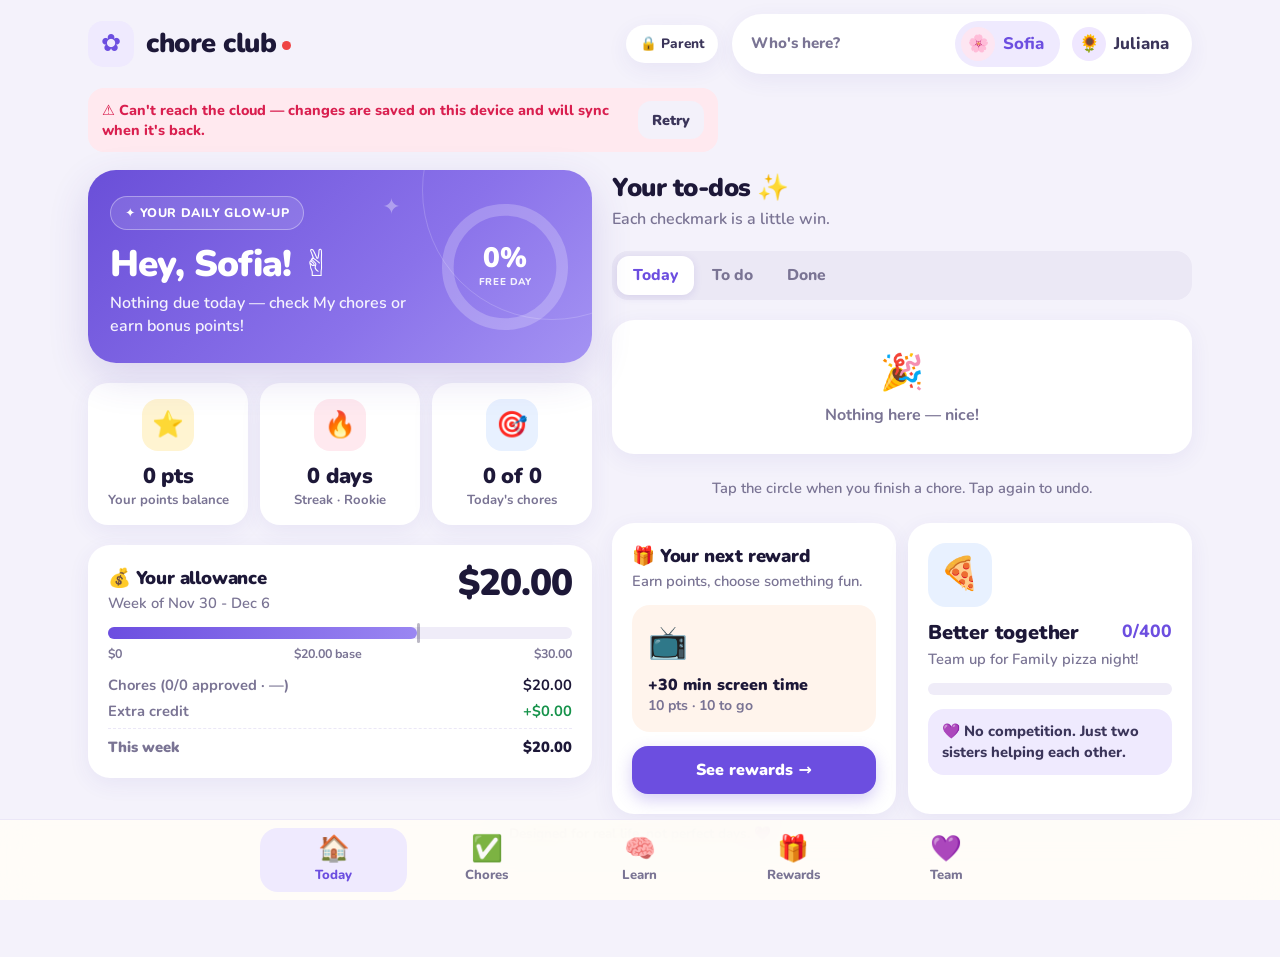
<file: index.html>
<!DOCTYPE html>
<html lang="en">
<head>
  <meta charset="UTF-8">
  <meta name="viewport" content="width=device-width, initial-scale=1.0, viewport-fit=cover">
  <meta name="theme-color" content="#f4f2fb">
  <meta name="color-scheme" content="light">
  <meta name="mobile-web-app-capable" content="yes">
  <meta name="apple-mobile-web-app-capable" content="yes">
  <meta name="apple-mobile-web-app-status-bar-style" content="default">
  <meta name="apple-mobile-web-app-title" content="Chore Club">
  <link rel="manifest" href="./manifest.json">
  <link rel="icon" type="image/png" href="./icons/icon-192.png">
  <link rel="apple-touch-icon" href="./icons/apple-touch-icon.png">
  <link rel="preconnect" href="https://fonts.googleapis.com">
  <link rel="preconnect" href="https://fonts.gstatic.com" crossorigin>
  <link href="https://fonts.googleapis.com/css2?family=Nunito:wght@500;600;700;800;900&display=swap" rel="stylesheet">
  <link rel="stylesheet" href="./style.css?v=8">
  <title>Chore Club</title>
</head>
<body>
  <div id="app">
    <div class="boot">
      <div class="boot-logo">✿</div>
      <div class="boot-text">Loading chore club…</div>
    </div>
  </div>

  <div id="toast" class="toast" role="status" aria-live="polite"></div>

  <dialog id="modal">
    <div id="modalBody"></div>
  </dialog>

  <script src="./app.js?v=8"></script>
</body>
</html>
</file>
<file: style.css>
/* ── Chore Club ─────────────────────────────────────────── */
*, *::before, *::after { box-sizing: border-box; margin: 0; padding: 0; }

:root {
  --bg: #f4f2fb;
  --card: #ffffff;
  --ink: #1d1838;
  --ink-2: #3b355a;
  --muted: #7a7494;
  --line: #ebe7f7;
  --primary: #6c4ee0;
  --primary-2: #9a86f2;
  --primary-soft: #efeafe;
  --gold: #a27300;
  --gold-soft: #fff4d1;
  --green: #15924a;
  --green-soft: #e3f7ea;
  --red: #d91f4f;
  --red-soft: #ffe9ef;
  --amber: #c26a00;
  --amber-soft: #fff1dc;
  --blue-soft: #e8f1ff;
  --k0: #e8479a;
  --k0-soft: #fde6f2;
  --k1: #8b5cf6;
  --k1-soft: #efe7ff;
  --radius: 22px;
  --radius-sm: 14px;
  --shadow: 0 6px 22px rgba(76, 52, 170, .07);
  --shadow-lg: 0 14px 40px rgba(76, 52, 170, .16);
  --tab-h: 74px;
  color-scheme: light;
}

html { -webkit-text-size-adjust: 100%; }
body {
  background: var(--bg);
  color: var(--ink);
  font-family: 'Nunito', ui-rounded, system-ui, -apple-system, sans-serif;
  font-size: 16px;
  line-height: 1.4;
  min-height: 100vh;
  -webkit-font-smoothing: antialiased;
}
button, input, select, textarea { font: inherit; color: inherit; }
button { cursor: pointer; border: 0; background: none; -webkit-tap-highlight-color: transparent; }

/* ── Boot ── */
.boot { min-height: 80vh; display: grid; place-content: center; text-align: center; gap: 10px; }
.boot-logo { font-size: 48px; color: var(--primary); animation: spin 2.4s linear infinite; }
.boot-text { color: var(--muted); font-weight: 700; }
@keyframes spin { to { transform: rotate(360deg); } }

/* ── Layout ── */
.shell { max-width: 560px; margin: 0 auto; padding: max(14px, env(safe-area-inset-top)) 16px calc(var(--tab-h) + 40px + env(safe-area-inset-bottom)); }
.stack { display: grid; gap: 16px; }
.grid2, .grid3 { display: grid; gap: 12px; }
.grid3 { grid-template-columns: repeat(3, 1fr); }
.grid2 { grid-template-columns: 1fr 1fr; }
.col { display: grid; gap: 16px; align-content: start; }

/* ── Header ── */
.top { display: grid; gap: 14px; margin-bottom: 18px; }
.brand-row { display: flex; align-items: center; gap: 12px; }
.logo { width: 46px; height: 46px; border-radius: 15px; background: var(--primary-soft); display: grid; place-items: center; color: var(--primary); font-size: 24px; font-weight: 900; }
.brand { font-size: 1.7rem; font-weight: 900; letter-spacing: -.5px; flex: 1; }
.sync { width: 9px; height: 9px; border-radius: 50%; display: inline-block; vertical-align: middle; margin-left: 6px; background: #c9c3df; }
.sync.saved { background: #22c55e; }
.sync.saving { background: #f59e0b; }
.sync.error { background: #ef4444; }
.parent-btn { display: flex; align-items: center; gap: 6px; padding: 9px 14px; border-radius: 999px; background: var(--card); box-shadow: var(--shadow); font-weight: 800; font-size: .85rem; color: var(--ink-2); }
.parent-btn.on { background: var(--ink); color: #fff; }

.who { display: flex; align-items: center; gap: 6px; background: var(--card); border-radius: 999px; padding: 7px; box-shadow: var(--shadow); }
.who-label { padding: 0 8px 0 12px; color: var(--muted); font-weight: 800; font-size: .95rem; white-space: nowrap; }
.who-chips { display: flex; gap: 6px; margin-left: auto; overflow-x: auto; scrollbar-width: none; }
.who-chips::-webkit-scrollbar { display: none; }
.who-chip { display: flex; align-items: center; gap: 8px; padding: 6px 16px 6px 6px; border-radius: 999px; font-weight: 800; font-size: 1.05rem; color: var(--ink-2); transition: background .15s; white-space: nowrap; }
.who-chip.active { background: var(--primary-soft); color: var(--primary); }
.av { width: 34px; height: 34px; border-radius: 50%; display: grid; place-items: center; font-size: 1.05rem; background: var(--soft, var(--primary-soft)); flex-shrink: 0; }
.av.lg { width: 48px; height: 48px; font-size: 1.5rem; }

/* ── Cards ── */
.card { background: var(--card); border-radius: var(--radius); padding: 20px; box-shadow: var(--shadow); }
.card.tight { padding: 16px; }
.card-title { font-size: 1.15rem; font-weight: 900; letter-spacing: -.2px; display: flex; align-items: center; gap: 8px; }
.card-sub { color: var(--muted); font-weight: 600; font-size: .92rem; margin-top: 2px; }
.card-head { display: flex; align-items: flex-start; justify-content: space-between; gap: 10px; margin-bottom: 14px; }
.section-title { font-size: 1.6rem; font-weight: 900; letter-spacing: -.5px; }
.section-sub { color: var(--muted); font-weight: 600; margin-top: 2px; }
.muted { color: var(--muted); }
.small { font-size: .85rem; }
.bold { font-weight: 800; }
.mt8 { margin-top: 8px; } .mt12 { margin-top: 12px; } .mt16 { margin-top: 16px; }

/* ── Hero ── */
.hero { position: relative; overflow: hidden; border-radius: 28px; padding: 26px 22px; color: #fff; background: linear-gradient(135deg, #6a4fd8 0%, #8a72ea 60%, #a493f3 100%); box-shadow: var(--shadow-lg); display: flex; align-items: center; gap: 16px; }
.hero::before { content: ''; position: absolute; width: 260px; height: 260px; border-radius: 50%; border: 1.5px solid rgba(255,255,255,.18); right: -90px; top: -110px; }
.hero::after { content: '✦'; position: absolute; right: 38%; top: 22px; font-size: 22px; opacity: .35; }
.hero-main { flex: 1; position: relative; z-index: 1; }
.hero-tag { display: inline-flex; align-items: center; gap: 6px; padding: 7px 14px; border-radius: 999px; border: 1.5px solid rgba(255,255,255,.35); background: rgba(255,255,255,.12); font-weight: 800; font-size: .78rem; letter-spacing: .6px; text-transform: uppercase; }
.hero-title { font-size: 2rem; font-weight: 900; letter-spacing: -.8px; margin: 14px 0 8px; line-height: 1.1; }
.hero-text { font-weight: 600; opacity: .92; max-width: 30ch; }
.ring { position: relative; width: 112px; height: 112px; flex-shrink: 0; z-index: 1; }
.ring svg { width: 100%; height: 100%; transform: rotate(-90deg); }
.ring-label { position: absolute; inset: 0; display: grid; place-content: center; text-align: center; }
.ring-pct { font-size: 1.75rem; font-weight: 900; line-height: 1; }
.ring-sub { font-size: .62rem; font-weight: 800; letter-spacing: .6px; opacity: .9; margin-top: 4px; text-transform: uppercase; }

/* ── Stat tiles ── */
.stat { background: var(--card); border-radius: 20px; padding: 16px 10px; text-align: center; box-shadow: var(--shadow); }
.stat-ico { width: 52px; height: 52px; border-radius: 16px; display: grid; place-items: center; font-size: 1.6rem; margin: 0 auto 10px; }
.stat-val { font-size: 1.35rem; font-weight: 900; letter-spacing: -.3px; }
.stat-lbl { color: var(--muted); font-weight: 700; font-size: .82rem; line-height: 1.2; margin-top: 2px; }
.bg-gold { background: var(--gold-soft); } .bg-red { background: var(--red-soft); } .bg-blue { background: var(--blue-soft); } .bg-green { background: var(--green-soft); } .bg-purple { background: var(--primary-soft); }

/* ── Allowance / bars ── */
.money-big { font-size: 2.3rem; font-weight: 900; letter-spacing: -1px; line-height: 1; }
.bar { position: relative; height: 12px; border-radius: 99px; background: #efecf8; overflow: visible; margin: 14px 0 6px; }
.bar-fill { height: 100%; border-radius: 99px; background: linear-gradient(90deg, var(--primary), var(--primary-2)); transition: width .6s cubic-bezier(.3,1.4,.6,1); }
.bar-fill.warn { background: linear-gradient(90deg, #f59e0b, #fbbf24); }
.bar-fill.danger { background: linear-gradient(90deg, #ef4444, #f87171); }
.bar-tick { position: absolute; top: -4px; width: 3px; height: 20px; border-radius: 2px; background: var(--ink-2); opacity: .35; }
.bar-labels { display: flex; justify-content: space-between; color: var(--muted); font-weight: 700; font-size: .78rem; }
.lines { display: grid; gap: 6px; margin-top: 12px; font-weight: 700; font-size: .92rem; }
.line { display: flex; justify-content: space-between; gap: 8px; }
.line span:first-child { color: var(--muted); }
.line.total { border-top: 1.5px dashed var(--line); padding-top: 8px; font-weight: 900; }
.plus { color: var(--green); } .minus { color: var(--red); }

/* ── Segmented ── */
.seg { display: inline-flex; background: #ebe8f5; border-radius: 16px; padding: 5px; gap: 2px; }
.seg button { padding: 9px 16px; border-radius: 12px; font-weight: 800; color: var(--muted); font-size: .98rem; }
.seg button.active { background: var(--card); color: var(--primary); box-shadow: 0 2px 8px rgba(76,52,170,.12); }

/* ── Chips / filters ── */
.chips { display: flex; gap: 8px; overflow-x: auto; padding-bottom: 2px; scrollbar-width: none; }
.chips::-webkit-scrollbar { display: none; }
.chip { padding: 8px 14px; border-radius: 999px; background: var(--card); box-shadow: 0 2px 8px rgba(76,52,170,.06); font-weight: 800; font-size: .88rem; color: var(--ink-2); white-space: nowrap; }
.chip.active { background: var(--primary); color: #fff; }
.count { display: inline-grid; place-items: center; min-width: 20px; height: 20px; padding: 0 6px; border-radius: 99px; background: var(--red); color: #fff; font-size: .72rem; font-weight: 900; }

/* ── Chore rows ── */
.list { display: grid; gap: 12px; }
.chore { display: flex; align-items: center; gap: 14px; background: var(--card); border-radius: 20px; padding: 14px 14px 14px 14px; box-shadow: var(--shadow); border: 2px solid transparent; transition: transform .15s; }
.chore.k0 { border-left: 6px solid var(--k0); }
.chore.k1 { border-left: 6px solid var(--k1); }
.chore.status-approved { opacity: .8; }
.chore.status-approved .cn { text-decoration: line-through; text-decoration-color: rgba(29,24,56,.3); }
.chore.status-rejected { border-color: var(--red-soft); background: #fffafb; }
.ico { width: 52px; height: 52px; border-radius: 16px; display: grid; place-items: center; font-size: 1.7rem; flex-shrink: 0; background: var(--primary-soft); }
.ci { flex: 1; min-width: 0; }
.cn { font-weight: 900; font-size: 1.05rem; line-height: 1.25; }
.cm { color: var(--muted); font-weight: 600; font-size: .86rem; margin-top: 3px; display: flex; flex-wrap: wrap; gap: 4px 8px; align-items: center; }
.cm .dot::before { content: '·'; margin-right: 8px; }
.tag { display: inline-flex; align-items: center; gap: 4px; padding: 2px 9px; border-radius: 99px; font-weight: 800; font-size: .74rem; }
.tag.kid0 { background: var(--k0-soft); color: var(--k0); }
.tag.kid1 { background: var(--k1-soft); color: var(--k1); }
.tag.shared { background: #eef0f4; color: #556; }
.tag.waiting { background: var(--amber-soft); color: var(--amber); }
.tag.ok { background: var(--green-soft); color: var(--green); }
.tag.no { background: var(--red-soft); color: var(--red); }
.tag.extra { background: var(--gold-soft); color: var(--gold); }
.pill { padding: 6px 12px; border-radius: 999px; background: var(--gold-soft); color: var(--gold); font-weight: 900; font-size: .88rem; white-space: nowrap; }
.pill.green { background: var(--green-soft); color: var(--green); }
.check { width: 46px; height: 46px; border-radius: 15px; border: 2.5px solid #d6cdf7; display: grid; place-items: center; flex-shrink: 0; font-size: 1.15rem; font-weight: 900; color: var(--primary); background: #fff; transition: transform .12s; }
.check:active { transform: scale(.9); }
.check.none::after { content: ''; width: 12px; height: 12px; border-radius: 50%; border: 2px solid #b8aceb; }
.check.pending { border-color: #f6c56b; background: var(--amber-soft); color: var(--amber); }
.check.approved { border-color: #7fd8a0; background: var(--green-soft); color: var(--green); }
.check.rejected { border-color: #f5a3b8; background: var(--red-soft); color: var(--red); }
.hint { text-align: center; color: var(--muted); font-weight: 600; font-size: .92rem; padding: 4px 8px; }
.empty { text-align: center; padding: 28px 16px; color: var(--muted); font-weight: 700; }
.empty .big { font-size: 2.2rem; display: block; margin-bottom: 6px; }

/* ── Row actions (parent) ── */
.actions { display: flex; gap: 6px; flex-shrink: 0; flex-wrap: wrap; justify-content: flex-end; }
.ibtn { height: 40px; min-width: 40px; padding: 0 12px; border-radius: 12px; display: inline-grid; place-items: center; font-weight: 900; font-size: .9rem; background: #f3f1fa; color: var(--ink-2); }
.ibtn.ok { background: var(--green-soft); color: var(--green); }
.ibtn.no { background: var(--red-soft); color: var(--red); }
.ibtn.ghost { background: transparent; color: var(--muted); }

/* ── Buttons ── */
.btn { display: inline-flex; align-items: center; justify-content: center; gap: 8px; padding: 13px 20px; border-radius: 16px; font-weight: 900; font-size: 1rem; background: var(--primary); color: #fff; box-shadow: 0 6px 16px rgba(108,78,224,.28); transition: transform .12s, filter .12s; }
.btn:active { transform: scale(.97); }
.btn.block { width: 100%; }
.btn.soft { background: var(--primary-soft); color: var(--primary); box-shadow: none; }
.btn.white { background: #f3f1fa; color: var(--ink-2); box-shadow: none; }
.btn.danger { background: var(--red-soft); color: var(--red); box-shadow: none; }
.btn.green { background: #22a55a; box-shadow: 0 6px 16px rgba(34,165,90,.25); }
.btn.sm { padding: 9px 14px; font-size: .9rem; border-radius: 13px; }
.btn[disabled] { opacity: .45; pointer-events: none; }
.btn-row { display: flex; gap: 10px; flex-wrap: wrap; }

/* ── Forms ── */
.field { display: grid; gap: 6px; }
.field label, .lbl { font-weight: 800; font-size: .85rem; color: var(--ink-2); }
input[type=text], input[type=number], input[type=password], select, textarea {
  width: 100%; padding: 13px 14px; border-radius: 14px; border: 2px solid var(--line); background: #faf9fe; font-weight: 700; font-size: 1rem; outline: none; transition: border-color .15s;
}
input:focus, select:focus, textarea:focus { border-color: var(--primary-2); background: #fff; }
textarea { min-height: 90px; font-size: .78rem; font-family: ui-monospace, monospace; }
.form { display: grid; gap: 12px; }
.form-row { display: grid; grid-template-columns: 1fr 1fr; gap: 10px; }
.toggles { display: flex; flex-wrap: wrap; gap: 8px; }
.toggle { display: inline-flex; align-items: center; gap: 8px; padding: 10px 14px; border-radius: 14px; background: #f6f4fc; font-weight: 800; font-size: .9rem; cursor: pointer; user-select: none; }
.toggle input { width: 18px; height: 18px; accent-color: var(--primary); }

/* ── Reward / team cards ── */
.reward-hl { background: #fff4ec; border-radius: 18px; padding: 16px; margin: 14px 0; }
.reward-hl .emo { font-size: 2rem; }
.reward-hl .nm { font-weight: 900; margin-top: 8px; }
.reward-hl .sub { color: var(--muted); font-weight: 700; font-size: .88rem; }
.team-emo { width: 64px; height: 64px; border-radius: 18px; background: var(--blue-soft); display: grid; place-items: center; font-size: 2rem; }
.team-note { background: var(--primary-soft); border-radius: 16px; padding: 12px 14px; color: var(--ink-2); font-weight: 800; font-size: .92rem; margin-top: 14px; }
.reward-row { display: flex; align-items: center; gap: 14px; background: var(--card); border-radius: 18px; padding: 14px; box-shadow: var(--shadow); }
.reward-row.locked { opacity: .55; }
.points-hero { background: linear-gradient(135deg, #ffcf4d, #ffb12e); color: #3d2a00; border-radius: 26px; padding: 22px; box-shadow: 0 12px 30px rgba(255,177,46,.3); display: flex; align-items: center; gap: 16px; }
.points-hero .money-big { font-size: 2.6rem; }

/* ── Kid summary (parent) ── */
.kid-card { border-top: 6px solid var(--kc, var(--primary)); }
.kid-head { display: flex; align-items: center; gap: 12px; }
.kid-name { font-weight: 900; font-size: 1.2rem; color: var(--kc); }
.mini-stats { display: grid; grid-template-columns: repeat(3, 1fr); gap: 8px; margin-top: 14px; }
.mini { background: #f7f5fd; border-radius: 14px; padding: 10px; text-align: center; }
.mini b { display: block; font-size: 1.1rem; font-weight: 900; }
.mini span { color: var(--muted); font-weight: 700; font-size: .75rem; }
.adjust { display: flex; align-items: center; gap: 8px; margin-top: 12px; flex-wrap: wrap; }
.adjust .lbl { flex: 1; min-width: 110px; }

/* ── Grades ── */
.grades { display: grid; grid-template-columns: repeat(4, 1fr); gap: 8px; }
.grade { background: #f7f5fd; border-radius: 14px; padding: 10px 6px; text-align: center; }
.grade .g { font-size: 1.5rem; font-weight: 900; }
.grade .s { font-size: .72rem; font-weight: 800; color: var(--muted); }
.grade .t { font-size: .72rem; font-weight: 900; }
.gA { color: var(--green); } .gB { color: #2b7bd8; } .gC { color: var(--amber); } .gD, .gF { color: var(--red); }

/* ── Log ── */
.log { display: grid; gap: 6px; max-height: 300px; overflow: auto; }
.log div { font-size: .82rem; color: var(--muted); font-weight: 600; padding-bottom: 6px; border-bottom: 1px solid var(--line); }

/* ── Tab bar ── */
.tabbar { position: fixed; left: 0; right: 0; bottom: 0; z-index: 40; background: rgba(255, 253, 248, .92); backdrop-filter: blur(16px); -webkit-backdrop-filter: blur(16px); border-top: 1px solid var(--line); padding: 8px 10px calc(8px + env(safe-area-inset-bottom)); }
.tabbar-inner { max-width: 640px; margin: 0 auto; display: grid; grid-template-columns: repeat(4, 1fr); gap: 6px; }
.tab { position: relative; display: grid; justify-items: center; gap: 4px; padding: 8px 4px; border-radius: 18px; color: var(--muted); font-weight: 800; font-size: .82rem; }
.tab .ti { font-size: 1.6rem; line-height: 1; }
.tab.active { background: var(--primary-soft); color: var(--primary); }
.tab .count { position: absolute; top: 4px; right: calc(50% - 26px); }

/* ── Banner / toast ── */
.banner { background: var(--amber-soft); color: var(--amber); border-radius: 16px; padding: 12px 14px; font-weight: 800; font-size: .9rem; display: flex; gap: 10px; align-items: center; justify-content: space-between; }
.banner.red { background: var(--red-soft); color: var(--red); }
.toast { position: fixed; left: 50%; bottom: calc(var(--tab-h) + 24px + env(safe-area-inset-bottom)); transform: translate(-50%, 20px); opacity: 0; pointer-events: none; z-index: 100; background: var(--ink); color: #fff; padding: 13px 16px 13px 20px; border-radius: 18px; font-weight: 800; box-shadow: var(--shadow-lg); display: flex; align-items: center; gap: 14px; max-width: calc(100vw - 32px); transition: opacity .2s, transform .2s; }
.toast.show { opacity: 1; transform: translate(-50%, 0); pointer-events: auto; }
.toast button { background: #ffcf4d; color: #3d2a00; border-radius: 12px; padding: 8px 14px; font-weight: 900; white-space: nowrap; }

/* ── Modal ── */
dialog { border: 0; border-radius: 26px; padding: 0; width: min(460px, calc(100vw - 28px)); max-height: calc(100vh - 40px); color: var(--ink); background: var(--card); box-shadow: var(--shadow-lg); margin: auto; }
dialog::backdrop { background: rgba(29, 24, 56, .45); backdrop-filter: blur(3px); -webkit-backdrop-filter: blur(3px); }
dialog[open] { animation: pop .22s cubic-bezier(.3,1.4,.6,1); }
@keyframes pop { from { transform: scale(.92); opacity: 0; } to { transform: scale(1); opacity: 1; } }
.modal-in { padding: 24px; display: grid; gap: 14px; }
.modal-title { font-size: 1.35rem; font-weight: 900; letter-spacing: -.3px; }
.modal-btns { display: flex; gap: 10px; justify-content: flex-end; margin-top: 4px; }

/* PIN pad */
.pin-dots { display: flex; justify-content: center; gap: 14px; margin: 6px 0 4px; }
.pin-dots span { width: 16px; height: 16px; border-radius: 50%; border: 2.5px solid #c9bff2; }
.pin-dots span.on { background: var(--primary); border-color: var(--primary); }
.pin-dots.shake { animation: shake .35s; }
@keyframes shake { 25% { transform: translateX(-8px); } 75% { transform: translateX(8px); } }
.pad { display: grid; grid-template-columns: repeat(3, 1fr); gap: 10px; }
.pad button { height: 60px; border-radius: 18px; background: #f3f1fa; font-size: 1.4rem; font-weight: 900; }
.pad button:active { background: var(--primary-soft); }

/* ── Confetti ── */
.confetti { position: fixed; top: -14px; z-index: 200; pointer-events: none; border-radius: 2px; animation: fall linear forwards; }
@keyframes fall { to { transform: translateY(105vh) rotate(720deg); opacity: .2; } }

.foot { text-align: center; color: var(--muted); font-weight: 700; font-size: .85rem; padding: 10px 0 0; }

/* ── Tablet / iPad ── */
@media (min-width: 820px) {
  .shell { max-width: 1160px; padding-left: 28px; padding-right: 28px; }
  .top { grid-template-columns: auto 1fr; align-items: center; }
  .who { justify-self: end; min-width: 460px; }
  .split { display: grid; grid-template-columns: minmax(0, 1fr) minmax(0, 1.15fr); gap: 20px; align-items: start; }
  .split.even { grid-template-columns: 1fr 1fr; }
  .split > .col { gap: 20px; }
  .hero-title { font-size: 2.3rem; }
  .ring { width: 130px; height: 130px; }
  .tabbar-inner { max-width: 760px; }
}
@media (max-width: 380px) {
  .hero { flex-direction: column; align-items: flex-start; }
  .ring { align-self: center; }
  .who-label { display: none; }
  .stat-val { font-size: 1.1rem; }
}
[hidden] { display: none !important; }
.hero-tag { white-space: nowrap; }
@media (max-width: 600px) {
  .hero { padding: 22px 18px; }
  .hero-tag { font-size: .7rem; padding: 6px 11px; }
  .hero-title { font-size: 1.75rem; }
  .ring { width: 96px; height: 96px; }
  .ring-pct { font-size: 1.45rem; }
  .chore { gap: 11px; padding: 12px; }
  .ico { width: 44px; height: 44px; font-size: 1.4rem; border-radius: 14px; }
  .cn { font-size: 1rem; }
  .check { width: 42px; height: 42px; }
  .pill { padding: 5px 9px; font-size: .8rem; }
  .prow { flex-wrap: wrap; }
  .prow .ci { flex: 1 1 calc(100% - 60px); }
  .prow .actions { width: 100%; justify-content: flex-end; }
  .grid2 .card { padding: 16px; }
}
.shell, .card, .col, .split > * { min-width: 0; }
.actions select { min-width: 0; }
.narrow-only { display: grid; }
.wide-only { display: none; }
@media (min-width: 820px) { .narrow-only { display: none; } .wide-only { display: grid; } }

/* ── Penalty ── */
.penalty { background: var(--red-soft); border: 2px solid #ffc9d6; border-radius: 16px; padding: 12px 14px; margin-top: 12px; color: #8a1232; }
.pen-head { font-weight: 900; color: var(--red); }
.pen-text { font-weight: 700; font-size: .88rem; margin-top: 4px; }
.pen-item { display: flex; justify-content: space-between; align-items: center; gap: 8px; margin-top: 8px; padding-top: 8px; border-top: 1px dashed #ffc0cf; font-weight: 700; font-size: .88rem; }
s.muted { text-decoration-thickness: 2px; }

/* ── Bank ── */
.bank-row { display: flex; flex-wrap: wrap; align-items: center; gap: 10px; background: #faf9fe; border-radius: 18px; padding: 12px; }
.bank-row .ci { flex: 1 1 200px; }
.bank-row .actions { margin-left: auto; }
.bake { display: flex; flex-wrap: wrap; align-items: center; gap: 6px; margin-top: 8px; }
.bake-lbl { font-size: .78rem; font-weight: 800; color: var(--muted); }
.bake-chip { padding: 5px 11px; border-radius: 999px; font-weight: 800; font-size: .8rem; background: #fff; border: 2px solid var(--line); color: var(--muted); }
.bake-chip.k0.on { background: var(--k0-soft); border-color: var(--k0); color: var(--k0); }
.bake-chip.k1.on { background: var(--k1-soft); border-color: var(--k1); color: var(--k1); }

/* ── Chore weight + parent alerts ── */
.tag.worth { background: var(--primary-soft); color: var(--primary); }
.alert-on { margin-top: 8px; padding: 10px 12px; border-radius: 14px; background: var(--green-soft); color: var(--green); font-weight: 800; }
.install-tip { margin-top: 8px; padding: 12px 14px; border-radius: 14px; background: var(--gold-soft); font-weight: 600; line-height: 1.45; }
.install-tip ol { margin: 6px 0 0; padding-left: 20px; }
.kbd { display: inline-block; padding: 0 6px; border-radius: 6px; background: #fff; border: 1px solid rgba(0,0,0,.12); }
.chips.wrap { flex-wrap: wrap; overflow: visible; }

/* ── Sent back / missed ── */
.rej-note { margin-top: 6px; padding: 6px 10px; border-radius: 10px; background: var(--red-soft); color: var(--red); font-weight: 700; font-size: .85rem; line-height: 1.35; }
.sentback { display: flex; align-items: center; gap: 12px; width: 100%; text-align: left; padding: 14px 16px; border-radius: var(--radius); border: 2px solid #f5a3b8; background: var(--red-soft); color: var(--ink); font: inherit; cursor: pointer; }
.sentback .sb-ico { width: 40px; height: 40px; border-radius: 12px; background: #fff; color: var(--red); display: grid; place-items: center; font-weight: 900; font-size: 1.2rem; flex-shrink: 0; }
.sentback .sb-txt { flex: 1; min-width: 0; display: flex; flex-direction: column; gap: 2px; font-size: .88rem; font-weight: 600; color: var(--ink-2); }
.sentback .sb-txt b { color: var(--red); font-size: 1rem; font-weight: 900; }
.sentback .sb-go { font-weight: 900; color: var(--red); white-space: nowrap; }
.pill.lost { background: var(--red-soft); color: var(--red); opacity: .8; }

/* ── Break mode, reflections, Skill Quests ── */
.tabbar-inner { grid-template-columns: none; grid-auto-flow: column; grid-auto-columns: 1fr; }
@media (max-width: 420px) { .tab { font-size: .74rem; padding: 8px 2px; } .tab .ti { font-size: 1.45rem; } }
.modal-in textarea { font-family: inherit; font-size: 1rem; min-height: 64px; line-height: 1.4; }
.tag.reflect { background: var(--blue-soft); color: #2f5fb3; }
.reflection { margin-top: 8px; padding: 10px 12px; border-radius: 12px; background: #f6f4fc; display: grid; gap: 2px; }
.reflection .rq { font-size: .78rem; font-weight: 800; color: var(--muted); }
.reflection .ra { font-weight: 700; color: var(--ink); margin-bottom: 6px; white-space: pre-wrap; overflow-wrap: anywhere; }
.reflection .ra:last-child { margin-bottom: 0; }
.bake.live .bake-lbl { color: var(--primary); }
.switch { width: 58px; height: 34px; border-radius: 999px; background: #ddd8ee; position: relative; flex-shrink: 0; transition: background .2s; }
.switch span { position: absolute; top: 4px; left: 4px; width: 26px; height: 26px; border-radius: 50%; background: #fff; box-shadow: 0 2px 6px rgba(0,0,0,.15); transition: left .2s; }
.switch.on { background: var(--green); }
.switch.on span { left: 28px; }
.break-card.on { border: 2px solid #7fd8a0; }
.learn-hero { background: linear-gradient(135deg, #2f6fd6 0%, #5a7ff0 55%, #8b7cf2 100%); }
.bar.thin { height: 8px; margin: 6px 0 0; }
.quest { display: flex; align-items: center; gap: 12px; width: 100%; text-align: left; padding: 12px; border-radius: 16px; background: #faf9fe; border: 2px solid transparent; font: inherit; color: inherit; cursor: pointer; }
.quest:hover { border-color: var(--line); }
.q-glyph { width: 38px; height: 38px; border-radius: 12px; display: grid; place-items: center; flex-shrink: 0; font-weight: 900; background: var(--primary-soft); color: var(--primary); }
.q-body { flex: 1; min-width: 0; display: flex; flex-direction: column; }
.q-title { font-weight: 900; }
.q-meta { font-size: .8rem; font-weight: 700; color: var(--muted); }
.q-done .q-glyph { background: var(--green-soft); color: var(--green); }
.q-pending .q-glyph { background: var(--amber-soft); color: var(--amber); }
.q-retry .q-glyph { background: var(--red-soft); color: var(--red); }
.q-locked { opacity: .55; }
.q-locked .q-glyph { background: #eef0f4; }
.q-open { border-color: #d6cdf7; background: #fff; }
.steps { margin: 12px 0 4px; padding-left: 22px; display: grid; gap: 8px; font-weight: 600; line-height: 1.45; }
.badges { display: flex; flex-wrap: wrap; gap: 8px; }
.badge-chip { padding: 8px 12px; border-radius: 999px; background: var(--gold-soft); color: var(--gold); font-weight: 900; }
.win { display: grid; gap: 2px; padding: 10px 12px; border-radius: 12px; background: #faf9fe; }
.win span { font-weight: 600; overflow-wrap: anywhere; }
.jentry { padding: 10px 12px; border-radius: 12px; background: #faf9fe; }
.jentry summary { cursor: pointer; font-weight: 700; list-style: none; display: flex; flex-wrap: wrap; gap: 6px; align-items: center; }
.jentry summary::-webkit-details-marker { display: none; }
</file>
